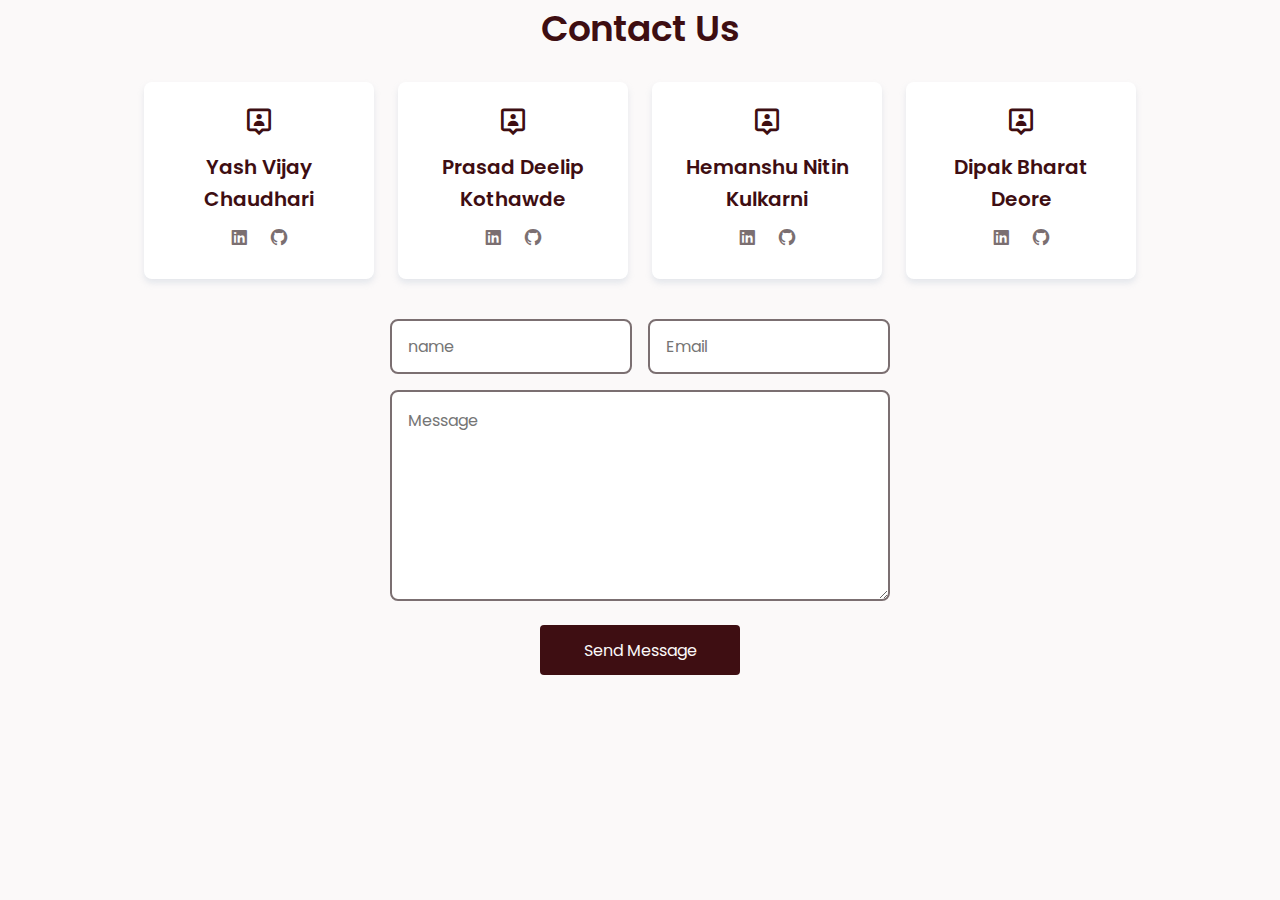
<file: templates/contact.html>
<!DOCTYPE html>
<html lang="en">

<head>
  <meta charset="UTF-8" />
  <meta name="viewport" content="width=device-width, initial-scale=1.0" />
  <title>Contact Us</title>
  <link rel="icon" type="image/svg+xml" href="/static/favicon.svg" />
  <link rel="stylesheet" href="/static/contact.css" />
</head>

<body>
  <!-- ===== BOX ICONS ===== -->
  <link href="https://unpkg.com/boxicons@2.1.4/css/boxicons.min.css" rel="stylesheet" />

  <!--===== CONTACT ME =====-->
  <section class="contact section bd-container" id="contact">
    <span class="section-subtitle"></span>
    <h2 class="section-title">Contact Us</h2>

    <div class="contact__container bd-grid">
      <div class="contact__content bd-grid">
        <!--  <div class="contact__box">
            <i class="bx bx-home contact__icon"></i>
            <h3 class="contact__title">Location</h3>
            <span class="contact__description">#123 Lima - Peru</span>
          </div>

          <div class="contact__box">
            <i class="bx bx-phone contact__icon"></i>
            <h3 class="contact__title">Phone</h3>
            <span class="contact__description">999-888-777</span>
          </div>

          <div class="contact__box">
            <i class="bx bx-envelope contact__icon"></i>
            <h3 class="contact__title">Gmail</h3>
            <span class="contact__description">clayuser@email.com</span>
          </div> -->

        <div class="contact__box">
          <i class='bx bx-user-pin contact__icon'></i>
          <h3 class="contact__title">Yash Vijay Chaudhari</h3>
          <div>
            <a href="https://www.linkedin.com/in/yash-chaudhari-a100451ab/" target="_blank" class="contact__social"><i
                class='bx bxl-linkedin-square'></i></a>
            <a href="https://github.com/chaudharijay" target="_blank" class="contact__social"><i
                class='bx bxl-github'></i></a>
          </div>
        </div>
        <div class="contact__box">
          <i class='bx bx-user-pin contact__icon'></i>
          <h3 class="contact__title">Prasad Deelip Kothawde</h3>
          <div>
            <a href="https://in.linkedin.com/in/prasad-kothawade-437769227" target="_blank" class="contact__social"><i
                class='bx bxl-linkedin-square'></i></a>
            <a href="https://github.com/prasaddk056" target="_blank" class="contact__social"><i
                class='bx bxl-github'></i></a>
          </div>
        </div>

        <div class="contact__box">
          <i class='bx bx-user-pin contact__icon'></i>
          <h3 class="contact__title">Hemanshu Nitin Kulkarni</h3>
          <div>

            <a href="https://www.linkedin.com/in/hemanshu-kulkarni-b9805723b?utm_source=share&utm_campaign=share_via&utm_content=profile&utm_medium=android_app"
              target="_blank" class="contact__social"><i class='bx bxl-linkedin-square'></i></a>
            <a href="https://github.com/hemanshu11" target="_blank" class="contact__social"><i
                class='bx bxl-github'></i></a>
          </div>
        </div>
        <div class="contact__box">
          <i class='bx bx-user-pin contact__icon'></i>
          <h3 class="contact__title">Dipak Bharat Deore</h3>
          <div>

            <a href="https://www.linkedin.com/in/nikhil-deore-563665278/" target="_blank" class="contact__social"><i
                class='bx bxl-linkedin-square'></i></a>
            <a href="https://github.com/Dipakd2511" target="_blank" class="contact__social"><i
                class='bx bxl-github'></i></a>
          </div>
        </div>
      </div>

      <form action="https://api.web3forms.com/submit" method="POST" class="contact__form">
        <div class="contact__inputs">
          <input type="hidden" name="access_key" value="26590b26-636a-4fc9-9c8b-106f634b73fd">
          <input type="text" name="Name" placeholder="name" class="contact__input" />
          <input type="email" name="email" placeholder="Email" class="contact__input" id="email-input" />

          <textarea name="" id="text-msg" cols="0" rows="7" placeholder="Message"></textarea>

        </div>
        <div class="submit-btn">
          <input type="submit" value="Send Message" class="button contact__button" />
        </div>

    </div>
    </form>
    </div>
  </section>
</body>

</html>
</file>
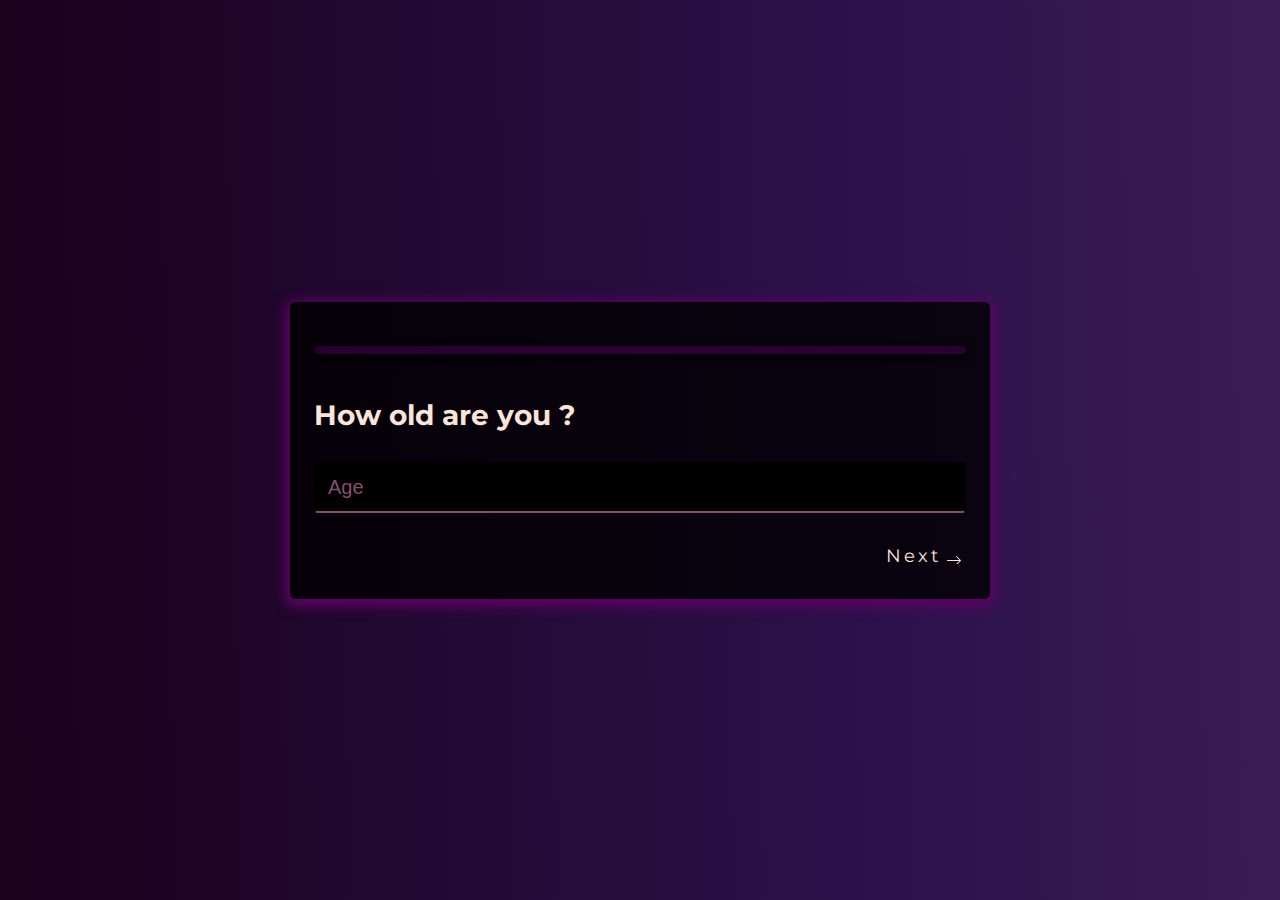
<file: templates/form.html>
<!DOCTYPE html>
<html lang="en">

<head>
  <meta charset="UTF-8">
  <meta name="viewport" content="width=device-width, initial-scale=1.0">
  <title>Placement Prediction</title>
  <link rel="icon" type="image/svg+xml" href="/static/favicon.svg" />
  <link rel="stylesheet" href="/static/form.css">
  <link rel="preconnect" href="https://fonts.googleapis.com">
  <link rel="preconnect" href="https://fonts.gstatic.com" crossorigin>
  <link href="https://fonts.googleapis.com/css2?family=Montserrat:ital,wght@0,100..900;1,100..900&display=swap"
    rel="stylesheet">
</head>

<body>
  <form action="{{ url_for('predict')}}" class="form" name="form" method="GET" onsubmit="return validateForm()">
    <!-- Progress bar -->
    <div class="progressbar">
      <div class="progress" id="progress"></div>

      <div class="progress-step progress-step-active" data-title=""></div>
      <div class="progress-step" data-title=""></div>
      <div class="progress-step" data-title=""></div>
      <div class="progress-step" data-title=""></div>
      <div class="progress-step" data-title=""></div>
      <div class="progress-step" data-title=""></div>
      <div class="progress-step" data-title=""></div>
    </div>

    <!-- Steps -->
    <div class="form-step form-step-active">
      <div class="input-group user-box">
        <h1>How old are you ?</h1>
        <input type="number" name="age" id="age" min="19" max="30" pattern="^[0-9]\d*$" required class=""
          placeholder="Age" />
      </div>
      <div class="btns-group">

        <a href="#" class="btn btn-prev"></a>
        <a href="#" class="btn btn-next">Next <svg xmlns="http://www.w3.org/2000/svg" width="16" height="16"
            fill="currentColor" class="bi bi-arrow-right" viewBox="0 0 16 7">
            <path fill-rule="evenodd"
              d="M1 8a.5.5 0 0 1 .5-.5h11.793l-3.147-3.146a.5.5 0 0 1 .708-.708l4 4a.5.5 0 0 1 0 .708l-4 4a.5.5 0 0 1-.708-.708L13.293 8.5H1.5A.5.5 0 0 1 1 8" />
          </svg> </a>
      </div>
    </div>
    <div class="form-step">
      <div class="input-group">
        <h1>What's your gender ?</h1>
        <div class="radio-group">
          <label for="male" class="radio-label">
            <input type="radio" id="male" name="gender" value="1">
            <span class="radio-button"></span> Male
          </label>
          <label for="female" class="radio-label">
            <input type="radio" id="female" name="gender" value="0">
            <span class="radio-button"></span> Female
          </label>
        </div>
      </div>
      <div class="btns-group">
        <a href="#" class="btn btn-prev"><svg xmlns="http://www.w3.org/2000/svg" width="16" height="16"
            fill="currentColor" class="bi bi-arrow-left" viewBox="0 0 16 7">
            <path fill-rule="evenodd"
              d="M15 8a.5.5 0 0 0-.5-.5H2.707l3.147-3.146a.5.5 0 1 0-.708-.708l-4 4a.5.5 0 0 0 0 .708l4 4a.5.5 0 0 0 .708-.708L2.707 8.5H14.5A.5.5 0 0 0 15 8" />
          </svg> Back </a>
        <a href="#" class="btn btn-next">Next <svg xmlns="http://www.w3.org/2000/svg" width="16" height="16"
            fill="currentColor" class="bi bi-arrow-right" viewBox="0 0 16 7">
            <path fill-rule="evenodd"
              d="M1 8a.5.5 0 0 1 .5-.5h11.793l-3.147-3.146a.5.5 0 0 1 .708-.708l4 4a.5.5 0 0 1 0 .708l-4 4a.5.5 0 0 1-.708-.708L13.293 8.5H1.5A.5.5 0 0 1 1 8" />
          </svg></a>
      </div>
    </div>
    <div class="form-step">
      <div class="input-group">
        <h1>What stream do you study in ?</h1>
        <div class="radio-group">
          <label for="stream-it" class="radio-label">
            <input type="radio" id="stream-it" name="stream" value="3">
            <span class="radio-button"></span> IT
          </label>
          <label for="stream-cse" class="radio-label">
            <input type="radio" id="stream-cse" name="stream" value="2">
            <span class="radio-button"></span> CSE
          </label>
          <label for="stream-entc" class="radio-label">
            <input type="radio" id="stream-entc" name="stream" value="1">
            <span class="radio-button"></span> E&TC
          </label>
          <label for="stream-civil" class="radio-label">
            <input type="radio" id="stream-civil" name="stream" value="6">
            <span class="radio-button"></span> Civil
          </label>

          <label for="stream-mechanical" class="radio-label">
            <input type="radio" id="stream-mechanical" name="stream" value="4">
            <span class="radio-button"></span> Mechanical
          </label>
          <label for="stream-electrical" class="radio-label">
            <input type="radio" id="stream-electrical" name="stream" value="5">
            <span class="radio-button"></span> Electrical
          </label>

        </div>
      </div>


      <div class="btns-group">
        <a href="#" class="btn btn-prev"> <svg xmlns="http://www.w3.org/2000/svg" width="16" height="16"
            fill="currentColor" class="bi bi-arrow-left" viewBox="0 0 16 7">
            <path fill-rule="evenodd"
              d="M15 8a.5.5 0 0 0-.5-.5H2.707l3.147-3.146a.5.5 0 1 0-.708-.708l-4 4a.5.5 0 0 0 0 .708l4 4a.5.5 0 0 0 .708-.708L2.707 8.5H14.5A.5.5 0 0 0 15 8" />
          </svg>Back</a>
        <a href="#" class="btn btn-next">Next <svg xmlns="http://www.w3.org/2000/svg" width="16" height="16"
            fill="currentColor" class="bi bi-arrow-right" viewBox="0 0 16 7">
            <path fill-rule="evenodd"
              d="M1 8a.5.5 0 0 1 .5-.5h11.793l-3.147-3.146a.5.5 0 0 1 .708-.708l4 4a.5.5 0 0 1 0 .708l-4 4a.5.5 0 0 1-.708-.708L13.293 8.5H1.5A.5.5 0 0 1 1 8" />
          </svg></a>
      </div>
    </div>
    <div class="form-step">

      <div class="input-group">
        <h1>Your current pointer ?</h1>
        <input type="number" name="cgpa" id="cgpa" step="0.01" min="1" max="10" required placeholder="CGPA" />
      </div>


      <div class="btns-group">
        <a href="#" class="btn btn-prev"><svg xmlns="http://www.w3.org/2000/svg" width="16" height="16"
            fill="currentColor" class="bi bi-arrow-left" viewBox="0 0 16 7">
            <path fill-rule="evenodd"
              d="M15 8a.5.5 0 0 0-.5-.5H2.707l3.147-3.146a.5.5 0 1 0-.708-.708l-4 4a.5.5 0 0 0 0 .708l4 4a.5.5 0 0 0 .708-.708L2.707 8.5H14.5A.5.5 0 0 0 15 8" />
          </svg>Back</a>
        <a href="#" class="btn btn-next">Next <svg xmlns="http://www.w3.org/2000/svg" width="16" height="16"
            fill="currentColor" class="bi bi-arrow-right" viewBox="0 0 16 7">
            <path fill-rule="evenodd"
              d="M1 8a.5.5 0 0 1 .5-.5h11.793l-3.147-3.146a.5.5 0 0 1 .708-.708l4 4a.5.5 0 0 1 0 .708l-4 4a.5.5 0 0 1-.708-.708L13.293 8.5H1.5A.5.5 0 0 1 1 8" />
          </svg></a>
      </div>
    </div>
    <div class="form-step">

      <div class="input-group">
        <h1>Do you have any backlogs ?</h1>
        <select name="backlogs" id="backlogs" required>
          <option value="" disabled selected>Select</option>
          <option value="0">No</option>
          <option value="1">Yes</option>
        </select>
      </div>

      <div class="btns-group">
        <a href="#" class="btn btn-prev"><svg xmlns="http://www.w3.org/2000/svg" width="16" height="16"
            fill="currentColor" class="bi bi-arrow-left" viewBox="0 0 16 7">
            <path fill-rule="evenodd"
              d="M15 8a.5.5 0 0 0-.5-.5H2.707l3.147-3.146a.5.5 0 1 0-.708-.708l-4 4a.5.5 0 0 0 0 .708l4 4a.5.5 0 0 0 .708-.708L2.707 8.5H14.5A.5.5 0 0 0 15 8" />
          </svg>Back</a>
        <a href="#" class="btn btn-next">Next <svg xmlns="http://www.w3.org/2000/svg" width="16" height="16"
            fill="currentColor" class="bi bi-arrow-right" viewBox="0 0 16 7">
            <path fill-rule="evenodd"
              d="M1 8a.5.5 0 0 1 .5-.5h11.793l-3.147-3.146a.5.5 0 0 1 .708-.708l4 4a.5.5 0 0 1 0 .708l-4 4a.5.5 0 0 1-.708-.708L13.293 8.5H1.5A.5.5 0 0 1 1 8" />
          </svg></a>
      </div>
    </div>
    <div class="form-step">

      <div class="input-group">
        <h1>Do you live in hostel ?</h1>
        <select name="hostel" id="hostel" required>
          <option value="" disabled selected>Select</option>
          <option value="0">No</option>
          <option value="1">Yes</option>
        </select>
      </div>
      <div class="btns-group">
        <a href="#" class="btn btn-prev"><svg xmlns="http://www.w3.org/2000/svg" width="16" height="16"
            fill="currentColor" class="bi bi-arrow-left" viewBox="0 0 16 7">
            <path fill-rule="evenodd"
              d="M15 8a.5.5 0 0 0-.5-.5H2.707l3.147-3.146a.5.5 0 1 0-.708-.708l-4 4a.5.5 0 0 0 0 .708l4 4a.5.5 0 0 0 .708-.708L2.707 8.5H14.5A.5.5 0 0 0 15 8" />
          </svg>Back</a>
        <a href="#" class="btn btn-next">Next <svg xmlns="http://www.w3.org/2000/svg" width="16" height="16"
            fill="currentColor" class="bi bi-arrow-right" viewBox="0 0 16 7">
            <path fill-rule="evenodd"
              d="M1 8a.5.5 0 0 1 .5-.5h11.793l-3.147-3.146a.5.5 0 0 1 .708-.708l4 4a.5.5 0 0 1 0 .708l-4 4a.5.5 0 0 1-.708-.708L13.293 8.5H1.5A.5.5 0 0 1 1 8" />
          </svg></a>
      </div>
    </div>
    <div class="form-step">

      <div class="input-group">
        <h1>How many Internships have you done ?</h1>
        <input type="number" name="internship" id="internship" min="0" max="3" pattern="^[0-9]\d*$" required
          placeholder="Enter here
              " />
      </div>
      <div class="btns-group">
        <a href="#" class="btn btn-prev"><svg xmlns="http://www.w3.org/2000/svg" width="16" height="16"
            fill="currentColor" class="bi bi-arrow-left" viewBox="0 0 16 7">
            <path fill-rule="evenodd"
              d="M15 8a.5.5 0 0 0-.5-.5H2.707l3.147-3.146a.5.5 0 1 0-.708-.708l-4 4a.5.5 0 0 0 0 .708l4 4a.5.5 0 0 0 .708-.708L2.707 8.5H14.5A.5.5 0 0 0 15 8" />
          </svg>Back</a>

        <button class="btn-submit" type="submit" value="submit" onclick="submitForm()">Submit</button>

        <script>
          function submitForm() {
            if age == "" || gender == "" || stream == "" || internship == "" || cgpa == "" || hostel == "" || backlogs == "" {
              alert("All Fields Are Mandatory");
            }
            document.form.submit();
            //document.form.reset();

          }
        </script>

      </div>
    </div>
  </form>
</body>

</html>
<script src="/static/form.js"></script>

</body>

</html>
</file>
<file: static/contact.css>
/*===== GOOGLE FONTS =====*/
@import url("https://fonts.googleapis.com/css2?family=Poppins:wght@400;500;600;700&display=swap");

/*===== VARIABLES CSS =====*/
:root {
  --header-height: 3rem;
  --first-color: #3E0E12;
  --first-color-dark: #2F0A0D;
  --text-color: #524748;
  --first-color-light: #7B6F71;
  --first-color-lighten: #FBF9F9;
  --body-font: 'Poppins', sans-serif;
  --biggest-font-size: 2.5rem;
  --h1-font-size: 1.5rem;
  --h2-font-size: 1.25rem;
  --h3-font-size: 1.125rem;
  --normal-font-size: .938rem;
  --small-font-size: .813rem;
  --smaller-font-size: .75rem;
  --font-medium: 500;
  --font-semi-bold: 600;
  --font-bold: 700;
  --mb-1: .5rem;
  --mb-2: 1rem;
  --mb-3: 1.5rem;
  --mb-4: 2rem;
  --mb-5: 2.5rem;
  --mb-6: 3rem;
  --z-normal: 1;
  --z-tooltip: 10;
  --z-fixed: 100;
}

@media screen and (min-width: 768px) {
  :root {
    --biggest-font-size: 4.5rem;
    --h1-font-size: 2.25rem;
    --h2-font-size: 1.5rem;
    --h3-font-size: 1.25rem;
    --normal-font-size: 1rem;
    --small-font-size: .875rem;
    --smaller-font-size: .813rem;
  }
}

/*===== BASE =====*/
*,
::before,
::after {
  box-sizing: border-box;
}

html {
  scroll-behavior: smooth;
}

body {
  margin: 0;
  padding: 0;
  font-family: var(--body-font);
  font-size: var(--normal-font-size);
  font-weight: var(--font-medium);
  background-color: var(--first-color-lighten);
  color: var(--text-color);
  line-height: 1.6;
}

h1,
h2,
h3,
ul,
p {
  margin: 0;
}

h2,
h3 {
  font-weight: var(--font-semi-bold);
}

ul {
  padding: 0;
  list-style: none;
}

a {
  text-decoration: none;
}

/*===== CLASS CSS =====*/
.section {
  padding: 3rem 0 2rem;
}

.section-title,
.section-subtitle {
  text-align: center;
}

.section-title {
  font-size: var(--h1-font-size);
  color: var(--first-color);
  margin-bottom: var(--mb-3);
}

.section-subtitle {
  display: block;
  font-size: var(--smaller-font-size);
  font-weight: var(--font-semi-bold);
}

/*===== LAYOUT =====*/
.bd-container {
  max-width: 1024px;
  width: calc(100% - 2rem);
  margin-left: auto;
  margin-right: auto;
  padding: 0 1rem;
}

.bd-grid {
  display: grid;
  gap: 1.5rem;
}

/*===== BUTTON =====*/
.button {
  display: inline-block;
  background-color: var(--first-color);
  color: var(--first-color-lighten);
  padding: .75rem 1rem;
  border-radius: .25rem;
  transition: .3s;
}

.button:hover {
  background-color: var(--first-color-dark);
}

/*===== CONTACT ME =====*/
.contact__container {
  row-gap: 2.5rem;
}

.contact__content {
  grid-template-columns: repeat(auto-fit, minmax(200px, 1fr));
}

.contact__box {
  background-color: #fff;
  border-radius: .5rem;
  padding: 1.5rem;
  text-align: center;
  box-shadow: 0 4px 6px rgba(174, 190, 205, .3);
  transition: 0.3s ease;
}

.contact__icon,
.contact__title {
  color: var(--first-color);
}

.contact__icon {
  font-size: 2rem;
}

.contact__title {
  font-size: var(--h3-font-size);
  margin: var(--mb-1) 0;
}

.contact__social {
  color: var(--first-color-light);
  font-size: 1.25rem;
  margin: 0 var(--mb-1);
}

.contact__box:hover {
  box-shadow: 0 6px 8px rgba(42, 44, 47, 0.4);
  transform: translateY(-2px);
}

/* ── Contact form ── */
.contact__form {
  width: 100%;
  max-width: 500px;
  margin: 0 auto;
}

.contact__inputs {
  width: 100%;
  display: grid;
  grid-template-columns: 1fr;
  gap: 1rem;
}

#text-msg {
  width: 100%;
  min-height: 100px;
  padding: 1rem;
  margin-bottom: var(--mb-1);
  border-radius: .5rem;
  color: var(--first-color);
  font-family: var(--body-font);
  font-size: var(--normal-font-size);
  border: 2px solid var(--first-color-light);
  resize: vertical;
}

.contact__input,
.contact__button {
  outline: none;
  font-family: var(--body-font);
  font-size: var(--normal-font-size);
}

.contact__input {
  width: 100%;
  height: 55px;
  padding: 1rem;
  border: 2px solid var(--first-color-light);
  color: var(--first-color);
  border-radius: .5rem;
  margin-bottom: 0;
}

.contact::placeholder {
  color: var(--first-color-light);
  font-family: var(--body-font);
  font-weight: var(--font-semi-bold);
}

.contact__button {
  height: 50px;
  width: 100%;
  max-width: 200px;
  cursor: pointer;
  border: none;
}

.submit-btn {
  display: flex;
  align-items: center;
  justify-content: center;
  margin-top: 1rem;
}

/*===== RESPONSIVE ===== */
@media screen and (min-width: 576px) {
  .contact__inputs {
    grid-template-columns: repeat(2, 1fr);
  }

  #text-msg {
    grid-column: 1 / -1;
  }
}

@media screen and (max-width: 480px) {
  .section {
    padding: 2rem 0 1.5rem;
  }

  .contact__box {
    padding: 1rem;
  }

  .contact__content {
    grid-template-columns: repeat(auto-fit, minmax(140px, 1fr));
    gap: 1rem;
  }

  .contact__title {
    font-size: var(--normal-font-size);
  }

  .contact__button {
    width: 100%;
    max-width: 100%;
  }
}
</file>
<file: static/form.css>
@import url('https://fonts.googleapis.com/css2?family=Montserrat:ital,wght@0,100..900;1,100..900&display=swap');

*,
*::before,
*::after {
  box-sizing: border-box;
}

:root {
  --primary-color: rgb(11, 78, 179);
}

body {
  font-family: Montserrat, "Segoe UI", Tahoma, Geneva, Verdana, sans-serif;
  margin: 0;
  display: grid;
  place-items: center;
  min-height: 100vh;
  background: linear-gradient(89deg, #190019, #2b124c, #522b5b, #88556c, #6f2647, #000000);
  background-size: 360% 360%;
  animation: gradient-animation 12s ease infinite;
}

@keyframes gradient-animation {
  0% {
    background-position: 0% 50%;
  }

  50% {
    background-position: 100% 50%;
  }

  100% {
    background-position: 0% 50%;
  }
}

h1 {
  color: #fbe4d8;
  transition: ease 3s;
  font-size: clamp(18px, 4vw, 28px);
}

/* ── Radio inputs ── */
.radio-group {
  display: flex;
  flex-direction: row;
  flex-wrap: wrap;
  gap: 10px;
  margin-top: 30px;
}

.radio-label {
  font-size: clamp(16px, 3vw, 25px);
  color: #854f6c;
  display: flex;
  align-items: center;
  margin-bottom: 10px;
  cursor: pointer;
}

.radio-button {
  font-weight: 1000;
  width: 20px;
  height: 20px;
  min-width: 20px;
  border-radius: 50%;
  border: 2px solid #fbe4d8;
  margin-right: 10px;
}

input[type="radio"] {
  display: none;
}

input[type="radio"]:checked+.radio-button {
  background-color: #fbe4d8;
}

::placeholder {
  color: #854f6c;
}

/* Global label */
label {
  font-size: clamp(16px, 3vw, 25px);
  font-weight: 700;
  display: block;
  margin-bottom: 0.5rem;
}

/* Select */
select {
  background-color: black;
  color: #854f6c;
  display: block;
  width: 100%;
  padding: 0.75rem;
  border-radius: 0.25rem;
  border: 2px solid rgb(0, 0, 0);
  border-bottom: 2px solid #854f6c;
  outline: none;
  font-size: clamp(14px, 2.5vw, 20px);
}

/* Input */
input {
  color: rgb(255, 255, 255);
  outline: none;
  background-color: black;
  display: block;
  width: 100%;
  padding: 0.75rem;
  border-radius: 0.25rem;
  border: 2px solid rgb(0, 0, 0);
  border-bottom: 2px solid #854f6c;
}

input:focus {
  border: 2px solid rgb(0, 0, 0);
  border-bottom: 2px solid #854f6c;
}

input,
select {
  margin-top: 30px;
  font-size: clamp(14px, 2.5vw, 20px);
}

/* ── Progress bar ── */
.progressbar {
  position: relative;
  display: flex;
  justify-content: space-between;
  counter-reset: step;
  margin: 1.5rem 0 3rem;
}

.progressbar::before,
.progress {
  content: "";
  position: absolute;
  top: 50%;
  border-radius: 20px;
  transform: translateY(-50%);
  height: 8px;
  width: 100%;
  box-shadow: 2px 2px 10px 2px;
  background-color: #d104ff;
  z-index: -1;
}

.progress {
  background-color: #f2b8ff;
  width: 0%;
  transition: 0.3s;
}

.progress-step::after {
  content: attr(data-title);
  position: absolute;
  top: calc(100% + 0.5rem);
  font-size: 0.85rem;
  color: #c3ed58;
}

.progress-step-active {
  background-color: var(--primary-color);
  color: #ffcdcd;
}

/* ── Form ── */
.form {
  width: 90%;
  max-width: 700px;
  margin: 0 auto;
  box-shadow: rgb(91, 2, 99) 0px 3px 12px 5px;
  border-radius: 0.35rem;
  padding: 1.5rem;
  background-color: rgba(0, 0, 0, .8);
}

.form:hover {
  box-shadow: rgb(137, 10, 149) 0px 3px 15px 6px;
}

.form-step {
  display: none;
  transform-origin: top;
  animation: animate 0.5s;
}

.form-step-active {
  display: block;
}

.input-group {
  margin: 1.5rem 0;
}

@keyframes animate {
  from {
    transform: scale(1, 0);
    opacity: 0;
  }

  to {
    transform: scale(1, 1);
    opacity: 1;
  }
}

/* ── Navigation buttons ── */
.btns-group {
  display: flex;
  justify-content: space-between;
  align-items: center;
  gap: 1rem;
  flex-wrap: wrap;
}

.btn {
  display: flex;
  align-items: center;
  padding: 8px 4px;
  text-decoration: none;
  color: #fbe4d8;
  text-align: center;
  border-radius: 0.25rem;
  cursor: pointer;
  transition: 0.3s;
  letter-spacing: 3px;
  font-size: clamp(14px, 2.5vw, 18px);
}

.btn-submit {
  display: flex;
  justify-content: center;
  align-items: center;
  padding: 14px 24px;
  font-weight: 700;
  color: #5f1b3a;
  background-color: #af7690;
  text-decoration: none;
  border: none;
  transition: .3s;
  border-radius: 20px;
  font-size: clamp(14px, 2.5vw, 18px);
  cursor: pointer;
  white-space: nowrap;
}

.btn-submit:hover {
  padding-left: 40px;
  padding-right: 40px;
  border-top-left-radius: 0px;
  border-bottom-right-radius: 0px;
  box-shadow: 2px 0px 8px 3px;
}

.btn:hover {
  letter-spacing: 8px;
}

.btn-next {
  gap: 5px;
}

.btn-prev {
  gap: 5px;
}

/* ── Mobile breakpoints ── */
@media screen and (max-width: 600px) {
  .form {
    width: 95%;
    padding: 1rem;
  }

  .radio-group {
    flex-direction: column;
    gap: 8px;
    margin-top: 20px;
  }

  .input-group {
    margin: 1rem 0;
  }

  .btns-group {
    gap: 0.75rem;
  }

  .btn:hover {
    letter-spacing: 6px;
  }

  .progressbar {
    margin: 1rem 0 2rem;
  }
}

@media screen and (max-width: 400px) {
  .form {
    padding: 0.75rem;
  }

  h1 {
    font-size: 16px;
  }

  .radio-label {
    font-size: 15px;
  }

  input,
  select {
    margin-top: 20px;
    font-size: 14px;
  }
}
</file>
